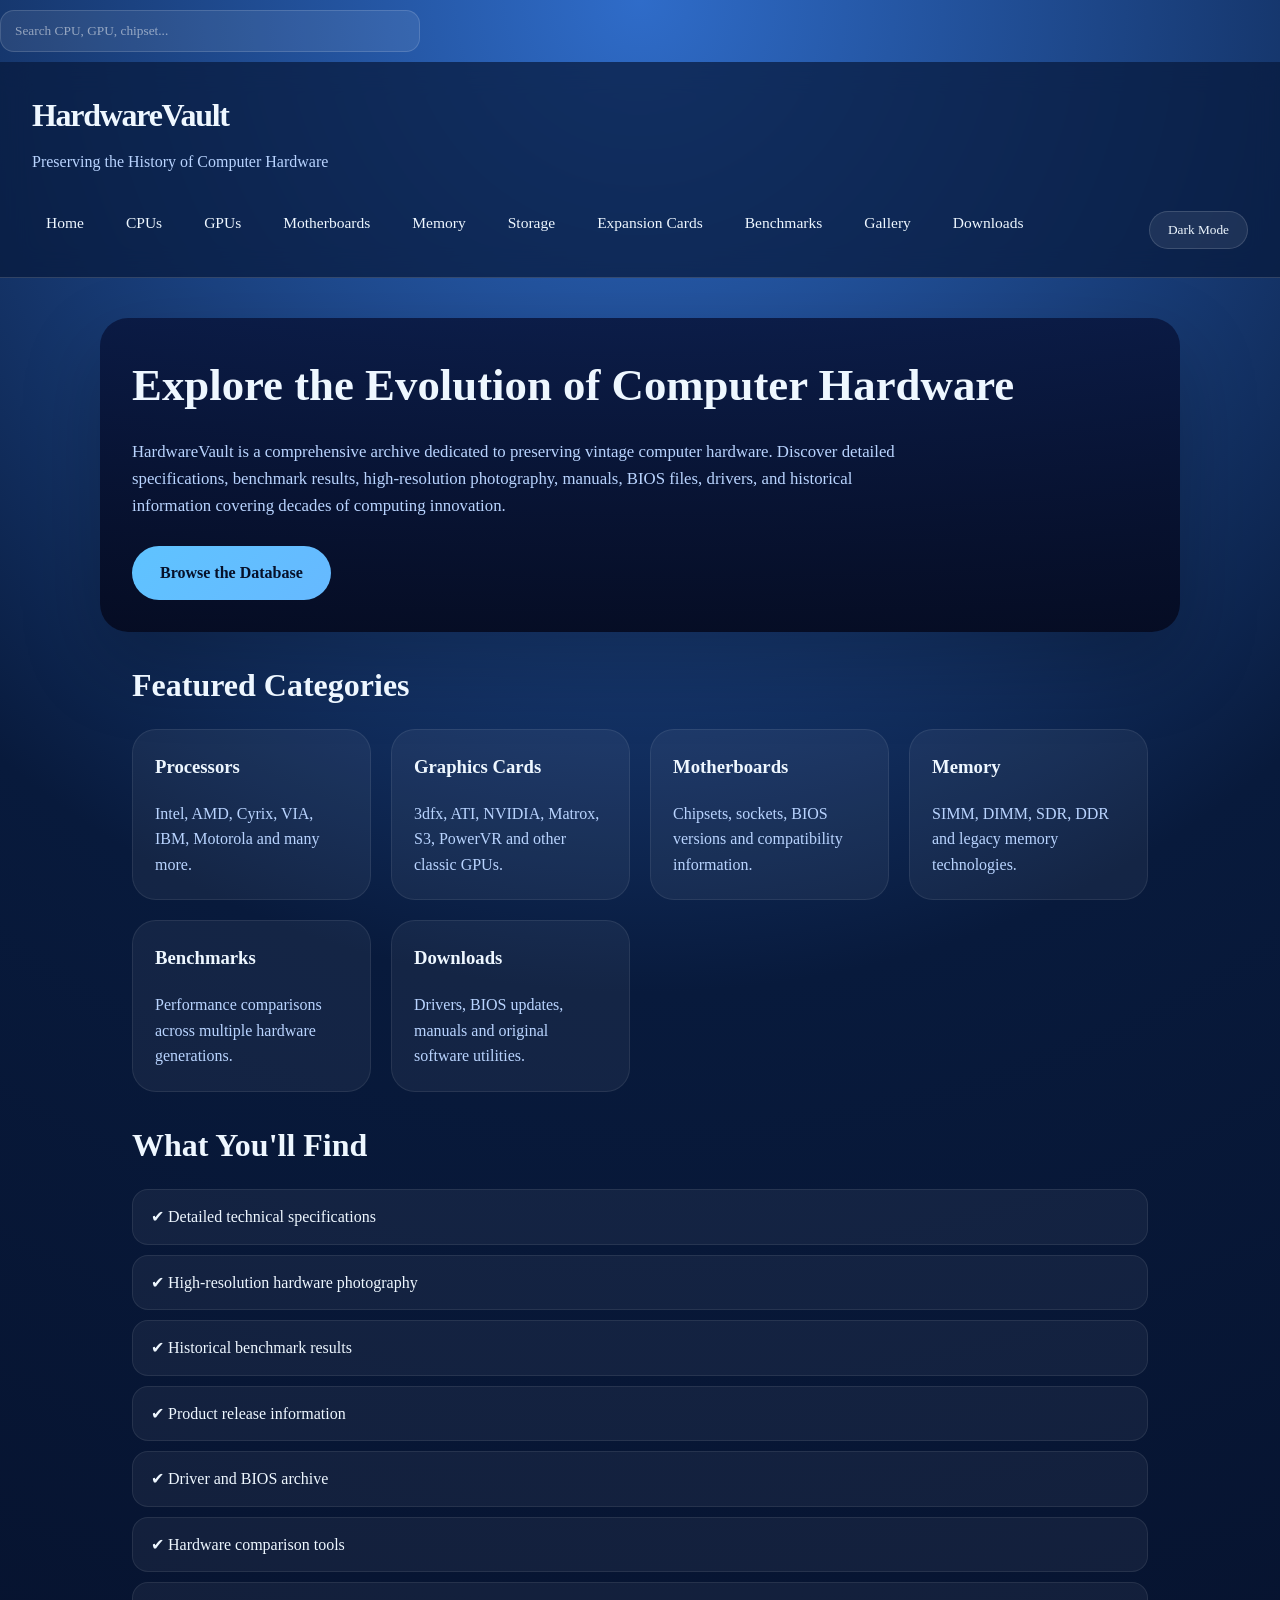
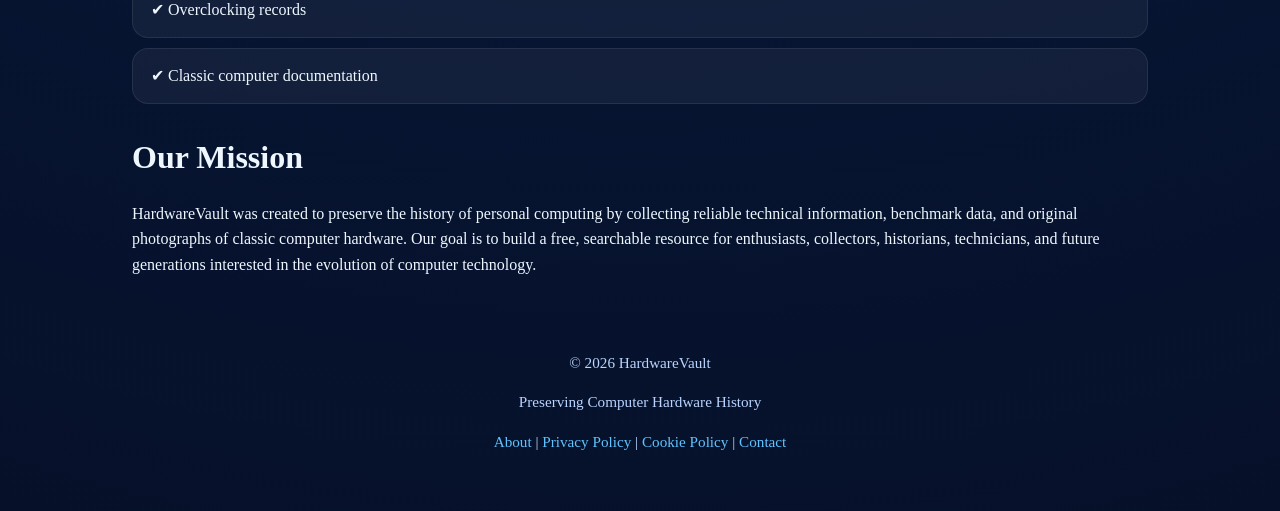
<file: index.html>
<!DOCTYPE html>
<html lang="en">

<head>
<script async src="https://www.googletagmanager.com/gtag/js?id=G-RVZFMPSZFN"></script>
<script>
  window.dataLayer = window.dataLayer || [];
  function gtag(){dataLayer.push(arguments);}
  gtag('js', new Date());

  gtag('config', 'G-RVZFMPSZFN');
</script>
    <!-- Start cookieyes banner --> <script id="cookieyes" type="text/javascript" src="https://cdn-cookieyes.com/client_data/850fa9330444602e21e9b991c3d257bf/script.js"></script> <!-- End cookieyes banner -->
    <meta charset="UTF-8">
    <meta name="viewport" content="width=device-width, initial-scale=1.0">

<title>HardwareVault | Vintage Computer Hardware Database</title>

<meta name="description" content="HardwareVault is a free archive of vintage computer hardware featuring detailed specifications, benchmark results, high-resolution photos, manuals, BIOS files, and historical information about CPUs, GPUs, motherboards, memory, and expansion cards.">

<meta name="keywords" content="hardware database,vintage hardware,retro computers,CPU database,GPU database,benchmark archive,old hardware,overclock,hardware museum">

<meta name="author" content="HardwareVault">

<link rel="stylesheet" href="css/style.css">

<link rel="icon" href="favicon.ico">

</head>

<input id="searchBox" placeholder="Search CPU, GPU, chipset..." />

<div id="results"></div>

<body>

<header>

<div class="logo">
<h1>HardwareVault</h1>
<p>Preserving the History of Computer Hardware</p>
</div>

<nav>

<a href="index.html">Home</a>
<a href="cpu/">CPUs</a>
<a href="gpu/">GPUs</a>
<a href="motherboards/">Motherboards</a>
<a href="memory/">Memory</a>
<a href="storage/">Storage</a>
<a href="expansion-cards/">Expansion Cards</a>
<a href="benchmarks/">Benchmarks</a>
<a href="gallery/">Gallery</a>
<a href="downloads/">Downloads</a>

</nav>

<button id="themeToggle" class="theme-toggle" type="button">Dark Mode</button>

</header>

<section class="hero">

<h2>Explore the Evolution of Computer Hardware</h2>

<p>

HardwareVault is a comprehensive archive dedicated to preserving vintage computer hardware. Discover detailed specifications, benchmark results, high-resolution photography, manuals, BIOS files, drivers, and historical information covering decades of computing innovation.

</p>

<a class="button" href="cpu/">
Browse the Database
</a>

</section>

<section>

<h2>Featured Categories</h2>

<div class="cards">

<div class="card">
<h3>Processors</h3>
<p>Intel, AMD, Cyrix, VIA, IBM, Motorola and many more.</p>
</div>

<div class="card">
<h3>Graphics Cards</h3>
<p>3dfx, ATI, NVIDIA, Matrox, S3, PowerVR and other classic GPUs.</p>
</div>

<div class="card">
<h3>Motherboards</h3>
<p>Chipsets, sockets, BIOS versions and compatibility information.</p>
</div>

<div class="card">
<h3>Memory</h3>
<p>SIMM, DIMM, SDR, DDR and legacy memory technologies.</p>
</div>

<div class="card">
<h3>Benchmarks</h3>
<p>Performance comparisons across multiple hardware generations.</p>
</div>

<div class="card">
<h3>Downloads</h3>
<p>Drivers, BIOS updates, manuals and original software utilities.</p>
</div>

</div>

</section>

<section>

<h2>What You'll Find</h2>

<ul>

<li>✔ Detailed technical specifications</li>
<li>✔ High-resolution hardware photography</li>
<li>✔ Historical benchmark results</li>
<li>✔ Product release information</li>
<li>✔ Driver and BIOS archive</li>
<li>✔ Hardware comparison tools</li>
<li>✔ Overclocking records</li>
<li>✔ Classic computer documentation</li>

</ul>

</section>

<section>

<h2>Our Mission</h2>

<p>

HardwareVault was created to preserve the history of personal computing by collecting reliable technical information, benchmark data, and original photographs of classic computer hardware. Our goal is to build a free, searchable resource for enthusiasts, collectors, historians, technicians, and future generations interested in the evolution of computer technology.

</p>

</section>

<footer>

<p>
© 2026 HardwareVault
</p>

<p>
Preserving Computer Hardware History
</p>

<p>

<a href="about.html">About</a> |
<a href="privacy.html">Privacy Policy</a> |
<a href="cookie.html">Cookie Policy</a> |
<a href="contact.html">Contact</a>

</p>

</footer>

</body>

</html>
</file>
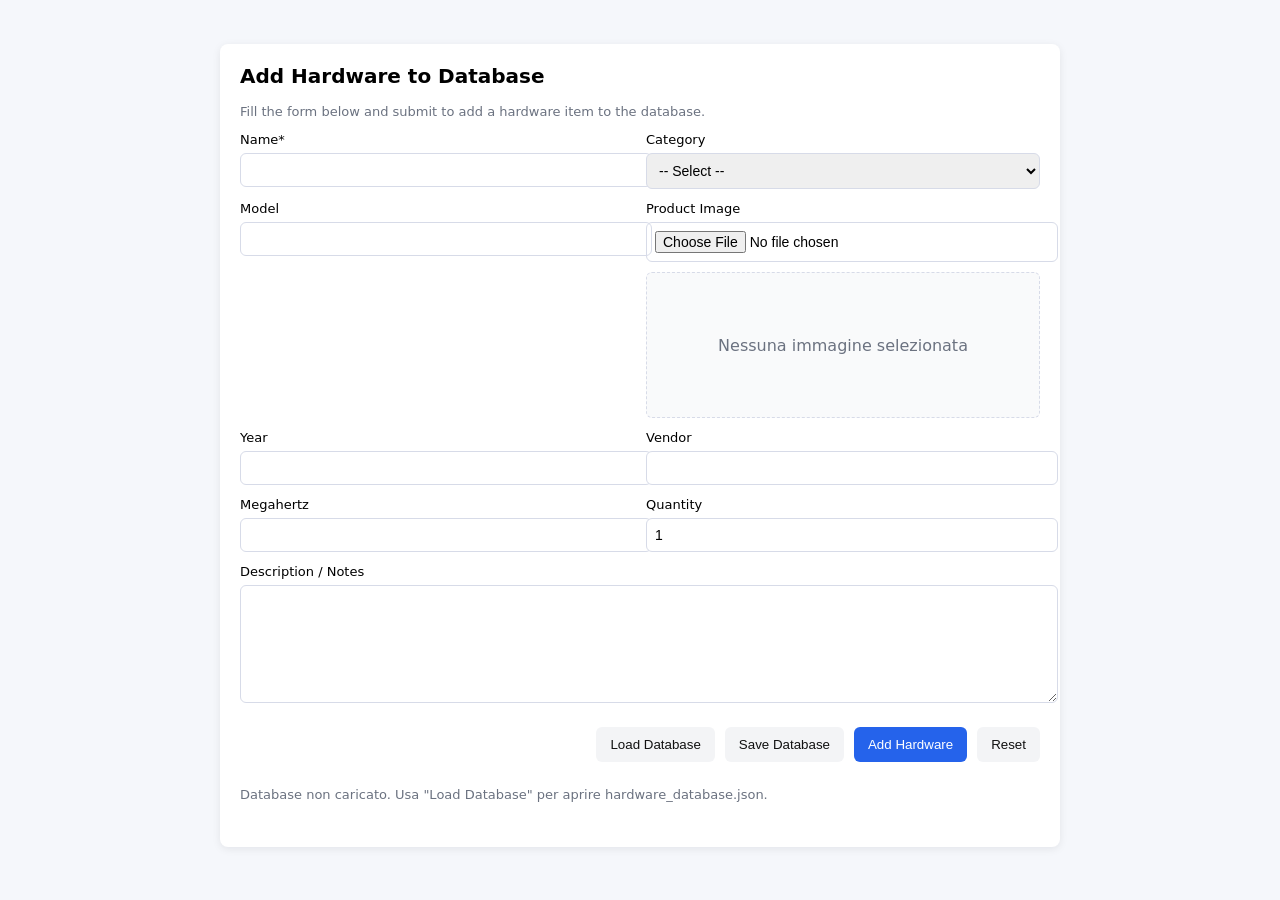
<file: database_add.html>
<!doctype html>
<html lang="en">
<head>
	<meta charset="utf-8">
	<meta name="viewport" content="width=device-width,initial-scale=1">
	<title>Add Hardware</title>
	<style>
		body{font-family:system-ui,Segoe UI,Roboto,Arial;background:#f5f7fb;margin:0;padding:20px}
		.container{max-width:800px;margin:24px auto;background:#fff;padding:20px;border-radius:8px;box-shadow:0 2px 8px rgba(10,10,20,.08)}
		h1{margin:0 0 16px;font-size:20px}
		form{display:grid;grid-template-columns:1fr 1fr;gap:12px}
		label{display:block;font-size:13px;margin-bottom:6px}
		input,select,textarea{width:100%;padding:8px;border:1px solid #d7dbe8;border-radius:6px;font-size:14px}
		textarea{min-height:100px;resize:vertical}
		.full{grid-column:1/-1}
		.actions{display:flex;gap:10px;justify-content:flex-end;margin-top:8px}
		button{background:#2563eb;color:#fff;border:0;padding:10px 14px;border-radius:6px;cursor:pointer}
		button.secondary{background:#f3f4f6;color:#111}
		.image-preview{margin-top:10px;padding:12px;border:1px dashed #d7dbe8;border-radius:6px;min-height:120px;display:flex;align-items:center;justify-content:center;color:#6b7280;background:#f9fafb}
		.image-preview img{max-width:100%;max-height:180px;object-fit:contain;border-radius:6px}
		.note{font-size:13px;color:#6b7280}
		.error{color:#b91c1c;font-size:13px}
	</style>
</head>
<body>
	<div class="container">
		<h1>Add Hardware to Database</h1>
		<p class="note">Fill the form below and submit to add a hardware item to the database.</p>

		<form id="addForm" action="/add_hardware" method="post" enctype="multipart/form-data">
			<div>
				<label for="name">Name*</label>
				<input id="name" name="name" type="text" required>
			</div>

			<div>
				<label for="category">Category</label>
				<select id="category" name="category">
					<option value="">-- Select --</option>
					<option>CPU</option>
					<option>GPU</option>
					<option>MainBoard</option>
					<option>Ram</option>
					<option>Cooler</option>
					<option>Storage</option>
					<option>Peripheral</option>
					<option>Other</option>
				</select>
			</div>

			<div>
				<label for="model">Model</label>
				<input id="model" name="model" type="text">
			</div>

			<div>
				<label for="image">Product Image</label>
				<input id="image" name="image" type="file" accept="image/*">
				<div id="imagePreview" class="image-preview">Nessuna immagine selezionata</div>
			</div>

			<div>
				<label for="Year"> Year</label>
				<input id="year" name="year" type="number">
			</div>

			<div>
				<label for="vendor">Vendor</label>
				<input id="vendor" name="vendor" type="text">
			</div>

			<div>
				<label for="Megahertz">Megahertz</label>
				<input id="megahertz" name="megahertz" type="number" step="0.01" min="0">
			</div>

			<div>
				<label for="quantity">Quantity</label>
				<input id="quantity" name="quantity" type="number" min="1" value="1">
			</div>

			<div class="full">
				<label for="description">Description / Notes</label>
				<textarea id="description" name="description"></textarea>
			</div>

			<div class="full">
				<div class="actions">
					<button type="button" class="secondary" id="loadDbBtn">Load Database</button>
					<button type="button" class="secondary" id="saveDbBtn">Save Database</button>
					<button type="submit">Add Hardware</button>
					<button type="button" class="secondary" id="resetBtn">Reset</button>
				</div>
			</div>

			<p id="dbStatus" class="note full">Database not loaded. Usa "Load Database" per aprire <code>hardware_database.json</code> o caricalo tramite server locale.</p>
			<div id="msg" class="full"></div>
		</form>
	</div>

	<script>
		const form = document.getElementById('addForm');
		const msg = document.getElementById('msg');
		const imageInput = document.getElementById('image');
		const imagePreview = document.getElementById('imagePreview');
		const dbStatus = document.getElementById('dbStatus');
		const loadDbBtn = document.getElementById('loadDbBtn');
		const saveDbBtn = document.getElementById('saveDbBtn');

		let dbHandle = null;
		let database = [];

		function updateDbStatus() {
			if (dbHandle) {
				dbStatus.textContent = `Database caricato: ${dbHandle.name} (${database.length} record)`;
				dbStatus.className = 'note full';
			} else {
				dbStatus.textContent = 'Database non caricato. Usa "Load Database" per aprire hardware_database.json.';
				dbStatus.className = 'note full';
			}
		}

		document.getElementById('resetBtn').addEventListener('click', () => {
			form.reset();
			imagePreview.innerHTML = 'Nessuna immagine selezionata';
		});

		imageInput.addEventListener('change', () => {
			const file = imageInput.files[0];
			if (!file) {
				imagePreview.innerHTML = 'Nessuna immagine selezionata';
				return;
			}
			const reader = new FileReader();
			reader.onload = () => {
				imagePreview.innerHTML = `<img src="${reader.result}" alt="Preview immagine">`;
			};
			reader.readAsDataURL(file);
		});

		async function readDatabaseFile() {
			if (!window.showOpenFilePicker) {
				throw new Error('File System Access API non supportata dal browser. Usa Chrome/Edge o un browser compatibile.');
			}

			const [handle] = await window.showOpenFilePicker({
				types: [{
					description: 'JSON Database',
					accept: {'application/json': ['.json']}
				}],
				excludeAcceptAllOption: true,
				multiple: false
			});
			const file = await handle.getFile();
			const text = await file.text();
			database = JSON.parse(text || '[]');
			dbHandle = handle;
			updateDbStatus();
		}

		async function saveDatabaseFile() {
			if (!dbHandle) {
				throw new Error('Nessun file database aperto. Carica prima hardware_database.json.');
			}
			const writable = await dbHandle.createWritable();
			await writable.write(JSON.stringify(database, null, 2));
			await writable.close();
		}

		loadDbBtn.addEventListener('click', async () => {
			msg.textContent = '';
			try {
				await readDatabaseFile();
				msg.textContent = 'Database caricato correttamente.';
				msg.className = 'note full';
			} catch (err) {
				msg.textContent = err.message;
				msg.className = 'error full';
			}
		});

		saveDbBtn.addEventListener('click', async () => {
			msg.textContent = '';
			try {
				await saveDatabaseFile();
				msg.textContent = 'Database salvato correttamente.';
				msg.className = 'note full';
			} catch (err) {
				msg.textContent = err.message;
				msg.className = 'error full';
			}
		});

		form.addEventListener('submit', async (e) => {
			e.preventDefault();
			msg.textContent = '';

			if (!dbHandle) {
				msg.textContent = 'Carica prima hardware_database.json per aggiungere un record al file locale.';
				msg.className = 'error full';
				return;
			}

			const data = new FormData(form);
			const newItem = {
				id: database.reduce((max, item) => Math.max(max, item.id || 0), 0) + 1,
				name: data.get('name') || '',
				category: data.get('category') || '',
				model: data.get('model') || '',
				year: data.get('year') ? Number(data.get('year')) : null,
				vendor: data.get('vendor') || '',
				megahertz: data.get('megahertz') ? Number(data.get('megahertz')) : null,
				quantity: data.get('quantity') ? Number(data.get('quantity')) : 1,
				description: data.get('description') || '',
				image: imageInput.files[0] ? imageInput.files[0].name : ''
			};

			database.push(newItem);
			try {
				await saveDatabaseFile();
				msg.textContent = 'Hardware aggiunto e database salvato.';
				msg.className = 'note full';
				form.reset();
				imagePreview.innerHTML = 'Nessuna immagine selezionata';
				updateDbStatus();
			} catch (err) {
				database.pop();
				msg.textContent = 'Errore salvataggio: ' + err.message;
				msg.className = 'error full';
			}
		});

		updateDbStatus();
	</script>
</body>
</html>
</file>
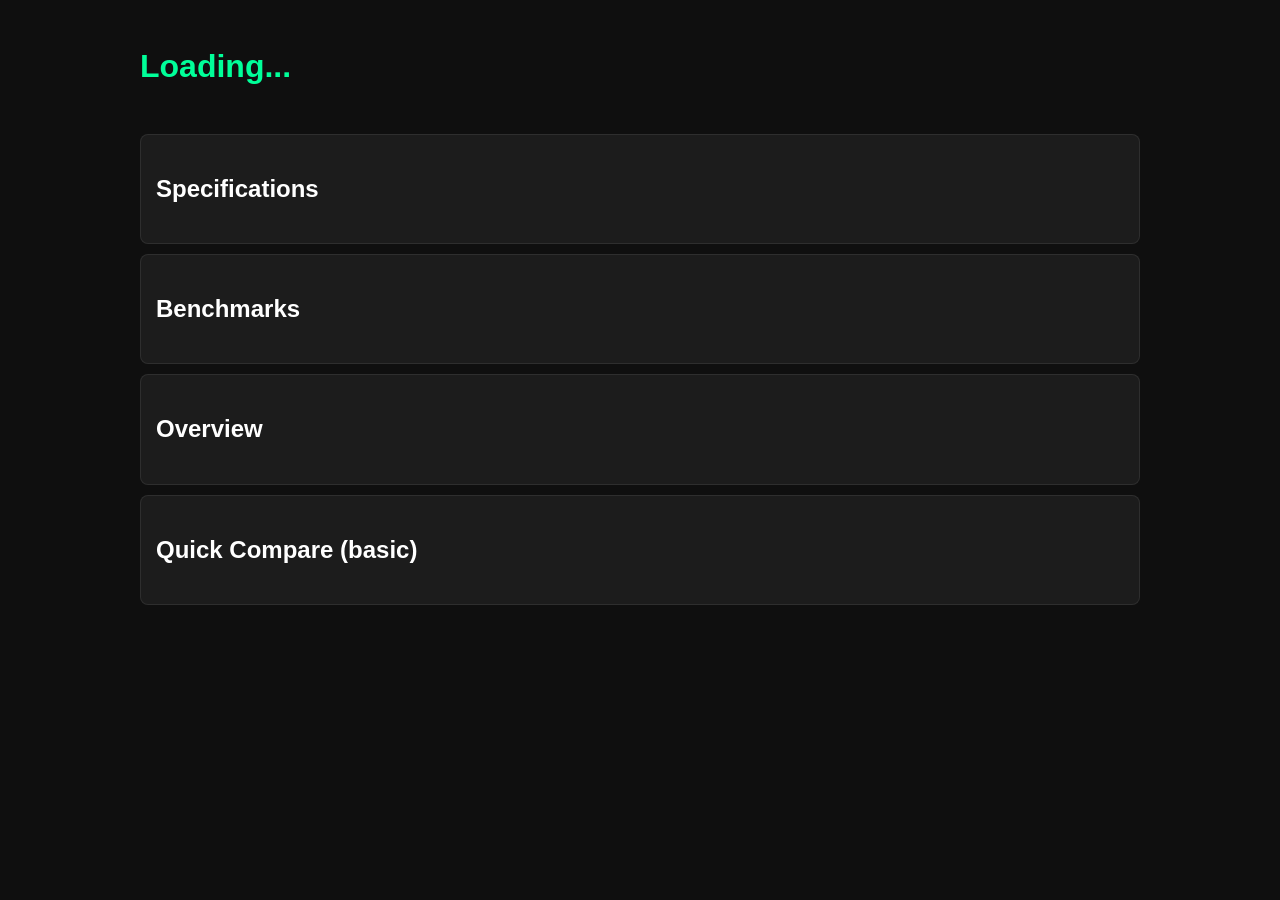
<file: pages/hardware.html>
<!DOCTYPE html>
<html lang="en">
<head>
<meta charset="UTF-8">
<title>Hardware Details | HardwareVault</title>
<meta name="viewport" content="width=device-width, initial-scale=1">

<link rel="stylesheet" href="../css/style.css">

<style>
body { background:#0f0f0f; color:#fff; font-family:Arial; padding:20px; }

.container { max-width:1000px; margin:auto; }

h1 { color:#00ff99; }

.gallery {
display:flex;
gap:10px;
overflow-x:auto;
margin:20px 0;
}

.gallery img {
height:200px;
border-radius:8px;
border:1px solid #333;
}

.card {
background:#1c1c1c;
padding:15px;
border-radius:8px;
margin:10px 0;
}

.grid {
display:grid;
grid-template-columns:repeat(auto-fit,minmax(200px,1fr));
gap:10px;
}

.badge {
display:inline-block;
padding:5px 10px;
background:#00ff99;
color:#000;
border-radius:5px;
font-size:12px;
margin:5px 0;
}

table {
width:100%;
border-collapse:collapse;
margin-top:10px;
}

td, th {
border:1px solid #333;
padding:8px;
}

th { background:#222; }
</style>

</head>

<body>

<div class="container">

<h1 id="title">Loading...</h1>

<div id="badge"></div>

<div class="gallery" id="gallery"></div>

<div class="card">
<h2>Specifications</h2>
<div id="specs"></div>
</div>

<div class="card">
<h2>Benchmarks</h2>
<table id="benchmarks"></table>
</div>

<div class="card">
<h2>Overview</h2>
<p id="description"></p>
</div>

<div class="card">
<h2>Quick Compare (basic)</h2>
<div id="compare"></div>
</div>

</div>

<script>
async function loadHardware() {

const params = new URLSearchParams(window.location.search);
const id = params.get("id");

if (!id) return;

const res = await fetch("../data/index.json");
const db = await res.json();

const item = db.find(x => x.id === id);

if (!item) {
document.body.innerHTML = "<h1>Not found</h1>";
return;
}

// TITLE
document.getElementById("title").innerText =
item.brand + " " + item.model;

// BADGE
document.getElementById("badge").innerHTML =
`<span class="badge">${item.category}</span> <span class="badge">${item.year}</span>`;

// GALLERY
if (item.images) {
document.getElementById("gallery").innerHTML =
item.images.map(img => `<img src="${img}">`).join("");
}

// SPECS
document.getElementById("specs").innerHTML = `
<p><b>Brand:</b> ${item.brand}</p>
<p><b>Model:</b> ${item.model}</p>
<p><b>Year:</b> ${item.year}</p>
<p><b>Category:</b> ${item.category}</p>
<p><b>Socket / Type:</b> ${item.socket || "N/A"}</p>
<p><b>Raw Specs:</b> ${item.specs || "N/A"}</p>
`;

// BENCHMARKS
if (item.benchmarks) {

let rows = "<tr><th>Test</th><th>Score</th></tr>";

for (let key in item.benchmarks) {
rows += `<tr><td>${key}</td><td>${item.benchmarks[key]}</td></tr>`;
}

document.getElementById("benchmarks").innerHTML = rows;

}

// DESCRIPTION
document.getElementById("description").innerText =
item.description || "No description available.";

// BASIC COMPARISON (same category)
const similar = db
.filter(x => x.category === item.category && x.id !== item.id)
.slice(0, 3);

document.getElementById("compare").innerHTML =
similar.map(s => `
<p>⚔ ${s.brand} ${s.model} (${s.year})</p>
`).join("");

}

loadHardware();
</script>

</body>
</html>
</file>
<file: css/style.css>
:root {
  --bg-dark: #081a3c;
  --bg-soft: #112b5c;
  --accent: #5fc3ff;
  --surface: rgba(255, 255, 255, 0.08);
  --text: #eef7ff;
  --muted: #b9d4ff;
  --border: rgba(255, 255, 255, 0.16);
}

.dark-theme {
  --bg-dark: #02060f;
  --bg-soft: #081128;
  --accent: #4ec1ff;
  --surface: rgba(255, 255, 255, 0.05);
  --text: #e8f2ff;
  --muted: #8eb8e9;
  --border: rgba(78, 193, 255, 0.22);
}

* {
  box-sizing: border-box;
}

body {
  margin: 0;
  min-height: 100vh;
  font-family: Inter, Arial, sans-serif;
  background: radial-gradient(circle at top, #2f6cc9 0%, #081a3c 45%, #061029 100%);
  color: var(--text);
  line-height: 1.6;
}

body, input, button, textarea, select {
  font-family: inherit;
}

header {
  padding: 28px 32px;
  display: flex;
  flex-wrap: wrap;
  justify-content: space-between;
  align-items: center;
  gap: 24px;
  border-bottom: 1px solid var(--border);
  background: rgba(8, 26, 60, 0.72);
  backdrop-filter: blur(14px);
}

.logo h1 {
  margin: 0;
  font-size: clamp(1.8rem, 2.5vw, 2.6rem);
  letter-spacing: -0.04em;
}

.logo p {
  margin: 8px 0 0;
  color: var(--muted);
}

nav {
  display: flex;
  flex-wrap: wrap;
  gap: 14px;
}

nav a {
  color: var(--text);
  text-decoration: none;
  font-size: 0.97rem;
  padding: 10px 14px;
  border-radius: 999px;
  transition: background 0.2s ease, color 0.2s ease;
}

nav a:hover {
  background: rgba(95, 195, 255, 0.18);
  color: #fff;
}

.theme-toggle {
  margin-top: 12px;
  border: 1px solid rgba(255, 255, 255, 0.14);
  background: rgba(255, 255, 255, 0.08);
  color: var(--text);
  padding: 10px 18px;
  border-radius: 999px;
  cursor: pointer;
  transition: transform 0.2s ease, background 0.2s ease, border-color 0.2s ease;
}

.theme-toggle:hover {
  transform: translateY(-1px);
  background: rgba(95, 195, 255, 0.16);
}

.hero {
  max-width: 1080px;
  margin: 40px auto 28px;
  padding: 32px;
  border-radius: 28px;
  background: linear-gradient(180deg, rgba(9, 23, 63, 0.9), rgba(5, 11, 33, 0.95));
  box-shadow: 0 32px 80px rgba(0, 0, 0, 0.22);
}

.hero h2 {
  margin: 0 0 18px;
  font-size: clamp(2rem, 3.5vw, 3.6rem);
}

.hero p {
  max-width: 780px;
  margin: 0 0 26px;
  color: var(--muted);
  font-size: 1.05rem;
}

.button {
  display: inline-flex;
  align-items: center;
  justify-content: center;
  padding: 14px 28px;
  border-radius: 999px;
  background: linear-gradient(135deg, #5fc3ff, #66b9ff);
  color: #061029;
  text-decoration: none;
  font-weight: 700;
  transition: transform 0.2s ease, box-shadow 0.2s ease;
}

.button:hover {
  transform: translateY(-2px);
  box-shadow: 0 18px 30px rgba(95, 195, 255, 0.26);
}

section {
  max-width: 1080px;
  margin: 0 auto 28px;
  padding: 0 32px;
}

section h2 {
  margin-bottom: 18px;
  font-size: clamp(1.4rem, 2.5vw, 2rem);
}

.cards {
  display: grid;
  gap: 20px;
  grid-template-columns: repeat(auto-fit, minmax(220px, 1fr));
}

.card {
  padding: 22px;
  border-radius: 24px;
  background: rgba(255, 255, 255, 0.05);
  border: 1px solid rgba(255, 255, 255, 0.08);
  transition: transform 0.2s ease, border-color 0.2s ease;
}

.card:hover {
  transform: translateY(-4px);
  border-color: rgba(95, 195, 255, 0.3);
}

.card h3 {
  margin-top: 0;
}

.card p {
  margin: 10px 0 0;
  color: var(--muted);
}

ul {
  list-style: none;
  padding: 0;
  margin: 0;
  display: grid;
  gap: 10px;
}

ul li {
  padding: 14px 18px;
  border-radius: 16px;
  background: rgba(255, 255, 255, 0.05);
  border: 1px solid rgba(255, 255, 255, 0.08);
}

footer {
  padding: 30px 32px 42px;
  text-align: center;
  color: var(--muted);
  font-size: 0.95rem;
}

footer a {
  color: var(--accent);
  text-decoration: none;
}

footer a:hover {
  text-decoration: underline;
}

input, textarea, select {
  background: rgba(255, 255, 255, 0.08);
  color: var(--text);
  border: 1px solid rgba(255, 255, 255, 0.14);
  border-radius: 14px;
  display: block;
  margin: 10px 0;
  padding: 12px 14px;
  width: 100%;
  max-width: 420px;
}

input::placeholder,
textarea::placeholder {
  color: rgba(255, 255, 255, 0.5);
}

button {
  padding: 12px 18px;
  border: none;
  border-radius: 14px;
  background: linear-gradient(135deg, #5fc3ff, #66b9ff);
  color: #061029;
  cursor: pointer;
}

button:hover {
  opacity: 0.94;
}

@media (max-width: 760px) {
  header, section, footer {
    padding-left: 20px;
    padding-right: 20px;
  }

  nav {
    justify-content: center;
  }
}
</file>
